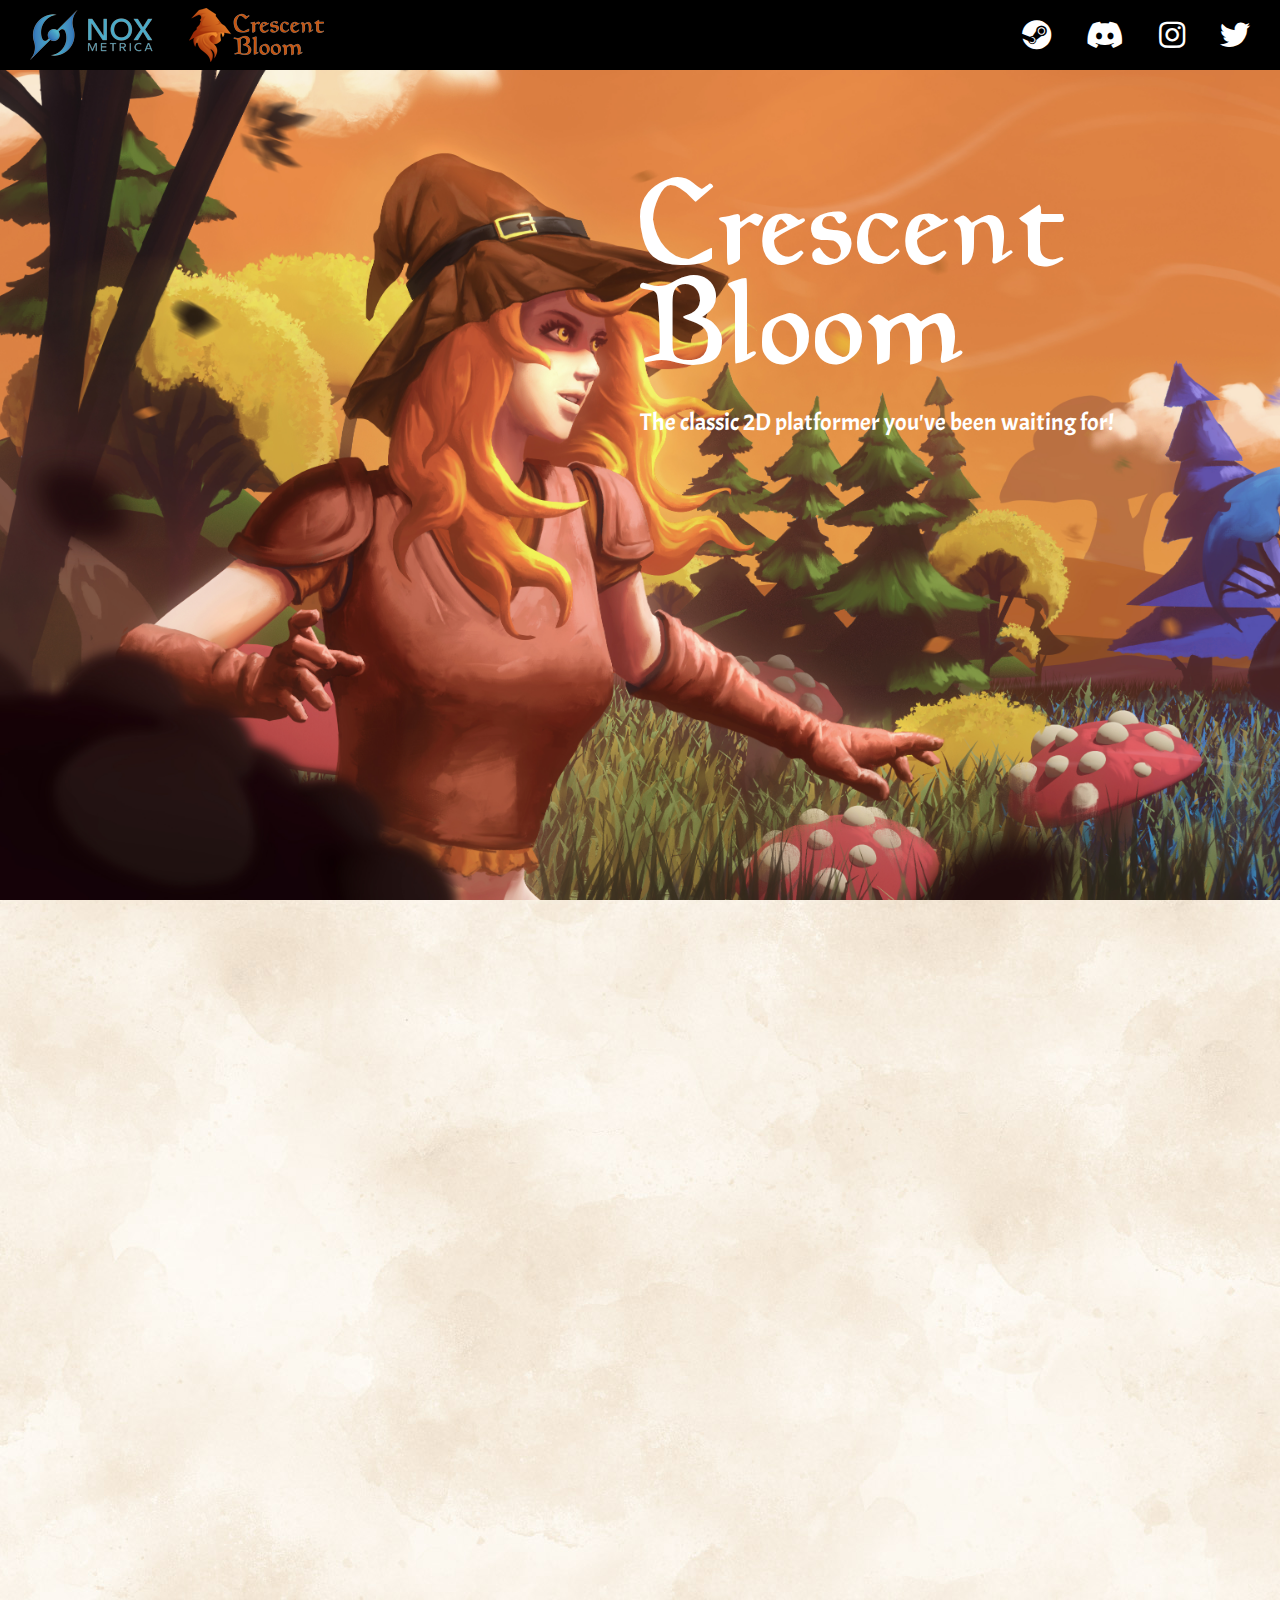
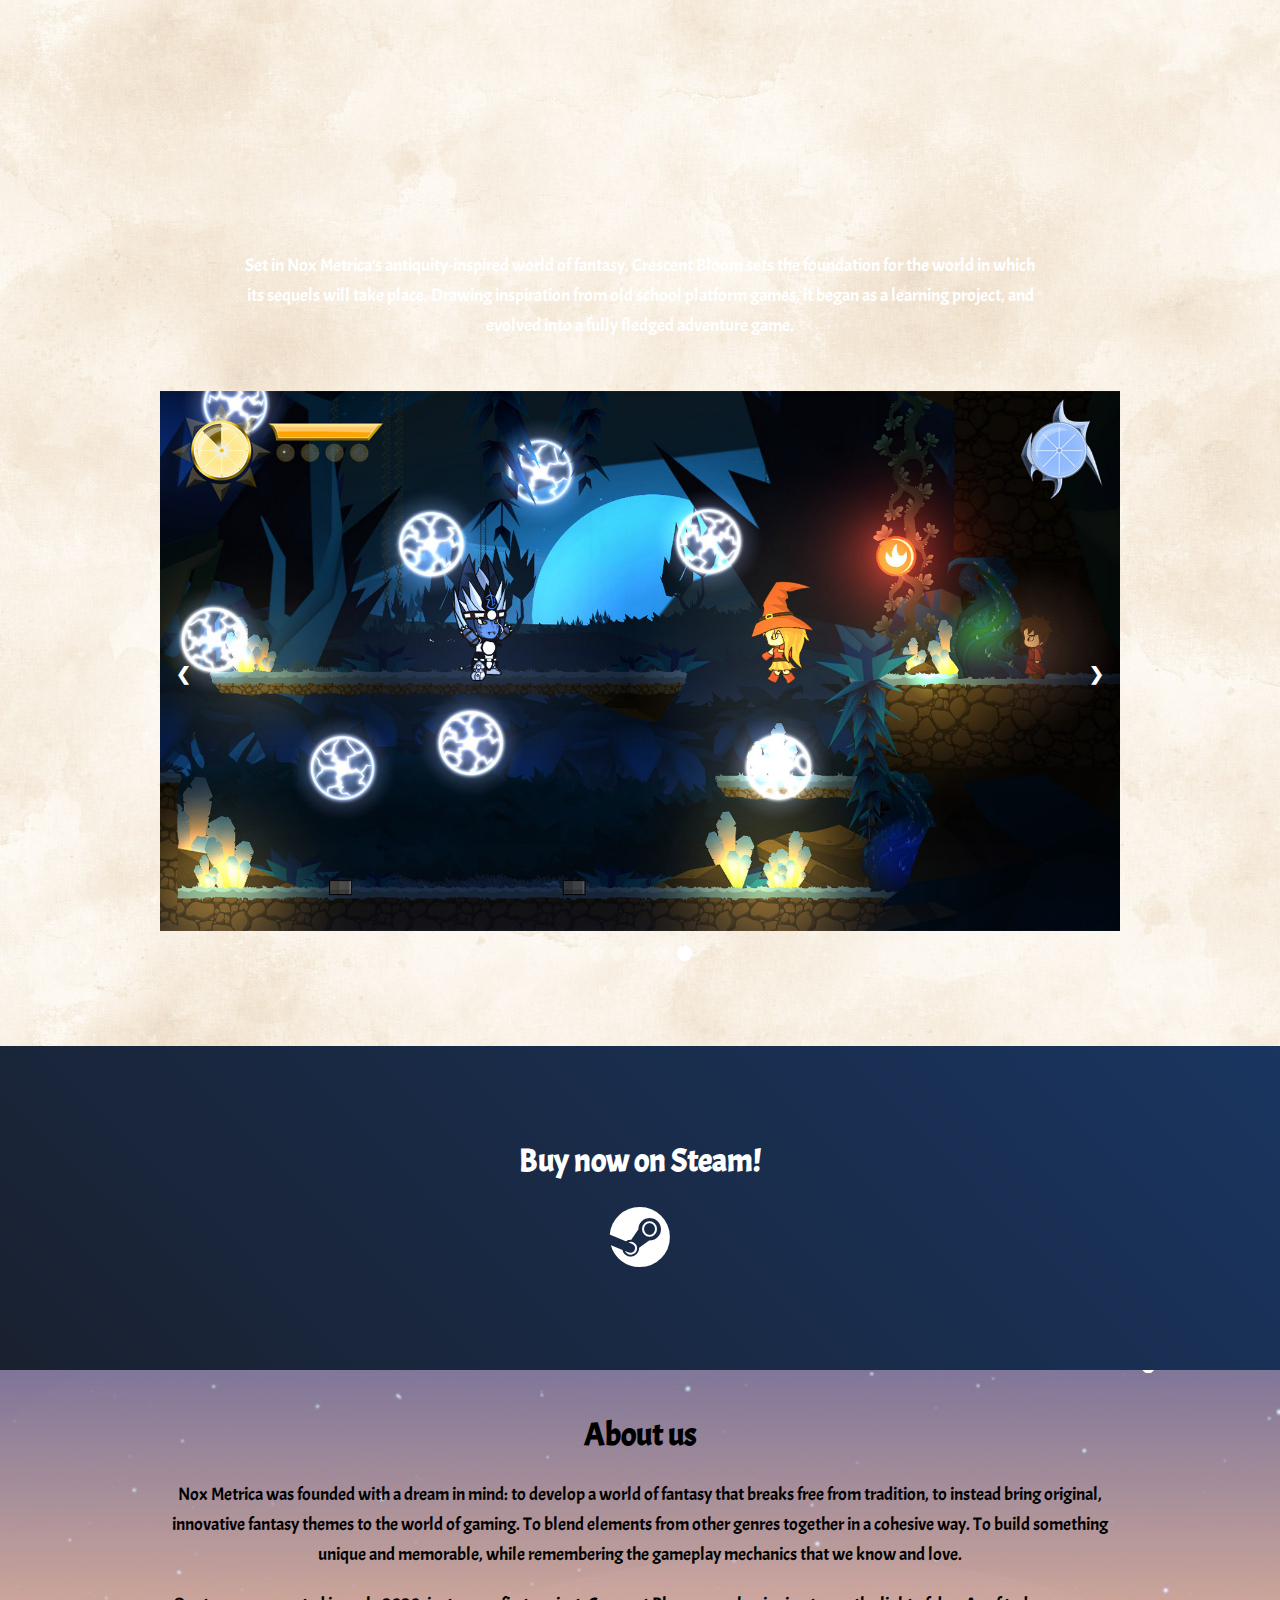
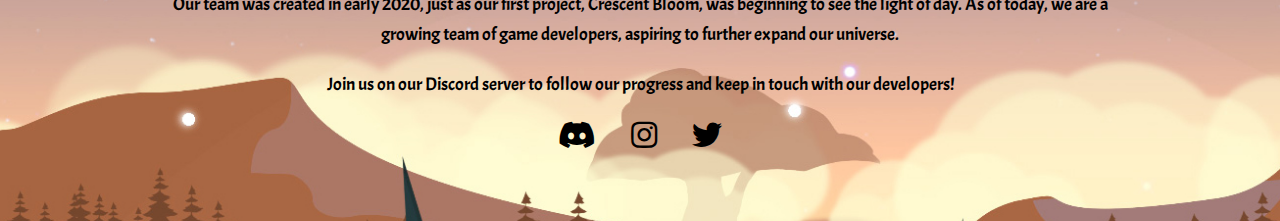
<file: crescentbloom/index.html>
<!doctype html>
<html lang="en" xmlns="http://www.w3.org/1999/html">
<head>
    <meta charset="UTF-8">
    <title>Nox Metrica - Crescent Bloom</title>
    <meta name="viewport" content="width=device-width, height=device-height, initial-scale=1.0, maximum-scale=1.0, user-scalable=no" />
    <link rel="preconnect" href="https://fonts.googleapis.com">
    <link rel="preconnect" href="https://fonts.gstatic.com" crossorigin>
    <link href="https://fonts.googleapis.com/css2?family=Acme&family=EB+Garamond:wght@400;500;600&display=swap" rel="stylesheet">
    <link rel="stylesheet" href="https://cdnjs.cloudflare.com/ajax/libs/font-awesome/5.15.4/css/all.min.css">
    <link rel="stylesheet" type="text/css" href="assets/style.css?v=1" />
    <script src="https://code.jquery.com/jquery-3.6.0.min.js" integrity="sha256-/xUj+3OJU5yExlq6GSYGSHk7tPXikynS7ogEvDej/m4=" crossorigin="anonymous"></script>
    <script type="text/javascript" src="assets/script.js?v=1"></script>
    <meta name="keywords" content="Nox Metrica, Crescent Bloom" />
    <meta name="description" content="Drawing inspiration from old school platform games, Crescent Bloom is the classic 2D platformer you've been waiting for!" />
    <meta property="og:type" content="website">
    <meta property="og:image" content="assets/images/cb_logo.png">
    <link rel="icon" type="image/x-icon" href="assets/images/favicon.png">
</head>
<body>

<header>
    <ul class="games">
        <li><a href="#"><img src="assets/images/nox_logo.png" alt="Nox Metrica"></a></li>
        <li class="mobile_hidden"><a href="#"><img src="assets/images/cb_logo.png" alt="Crescent Bloom"></a></li>
    </ul>
    <ul class="social">
        <li><a href="https://store.steampowered.com/app/1953920/Crescent_Bloom/" target="_blank"><i class="fab fa-steam mobile_hidden" alt="Steam"></i></a></li>
        <li><a href="http://discord.gg/ugDg83xC9E" target="_blank"><i class="fab fa-discord" alt="Discord"></i></a></li>
        <li><a href="https://www.instagram.com/noxmetrica/" target="_blank"><i class="fab fa-instagram" alt="Instagram"></i></a></li>
        <li><a href="https://twitter.com/NoxMetrica" target="_blank"><i class="fab fa-twitter" alt="Twitter"></i></a></li>
    </ul>
</header>

<div class="mobile_background desktop_hidden"></div>
<div id="splash">
    <div class="inner">
        <h1>Crescent<br>Bloom</h1>
        <p>The classic 2D platformer you've been waiting for!</p>
    </div>
</div>

<div id="ignis">
    <div class="imageholder">
        <div class="image"></div>
    </div>
    <div class="text">
        <div class="inner">
            <h3>Meet Ignis</h3>
            <p>Ignis’ little brother Felix has gone missing. Venturing out of her home, the pyromancer quickly finds out that the Trians, a species of lizard-plant humanoids, have been invading human land and organising kidnappings. She sets out to rescue her sibling, a quest that’ll take her from the ever autumn-like countryside of the Constantin Empire, to the blue depths of the Trian stronghold, beneath the shadow of the god-tree Altair Majoris.</p>
        </div>
    </div>
</div>

<div id="forest">
    <div class="inner">
        <div class="text">
            <p>Set in Nox Metrica’s antiquity-inspired world of fantasy, Crescent Bloom sets the foundation for the world in which its sequels will take place. Drawing inspiration from old school platform games, it began as a learning project, and evolved into a fully fledged adventure game.</p>
        </div>
        <div class="screenshots">
            <!--<img src="assets/images/Level5Screenie2.png">-->
            <div class="slideshow-container">

              <!-- Full-width images with number and caption text -->
              <div class="mySlides fade">
                <img src="assets/images/ss1.jpg" style="width:100%">
              </div>

              <div class="mySlides fade">
                <img src="assets/images/ss2.jpg" style="width:100%">
              </div>

              <div class="mySlides fade">
                <img src="assets/images/ss3.jpg" style="width:100%">
              </div>

              <div class="mySlides fade">
                <img src="assets/images/ss4.jpg" style="width:100%">
              </div>

              <div class="mySlides fade">
                <img src="assets/images/ss5.jpg" style="width:100%">
              </div>

              <!-- Next and previous buttons -->
              <a class="prev" onclick="plusSlides(-1)">&#10094;</a>
              <a class="next" onclick="plusSlides(1)">&#10095;</a>
            </div>

            <!-- The dots/circles -->
            <div style="text-align:center">
              <span class="dot" onclick="currentSlide(1)"></span>
              <span class="dot" onclick="currentSlide(2)"></span>
              <span class="dot" onclick="currentSlide(3)"></span>
              <span class="dot" onclick="currentSlide(4)"></span>
              <span class="dot" onclick="currentSlide(5)"></span>
            </div>
        </div>
    </div>
</div>

<div id="steam">
    <a href="https://store.steampowered.com/app/1953920/Crescent_Bloom/" target="_blank">
        <h3>Buy now on Steam!</h3>
        <i class="fab fa-steam"></i>
    </a>
</div>

<div id="company_info">
    <div class="inner">
        <div class="text">
            <h3>About us</h3>
            <p>Nox Metrica was founded with a dream in mind: to develop a world of fantasy that breaks free from tradition, to instead bring original, innovative fantasy themes to the world of gaming. To blend elements from other genres together in a cohesive way. To build something unique and memorable, while remembering the gameplay mechanics that we know and love.</p>

            <p>Our team was created in early 2020, just as our first project, Crescent Bloom, was beginning to see the light of day. As of today, we are a growing team of game developers, aspiring to further expand our universe.</p>

            <p>Join us on our Discord server to follow our progress and keep in touch with our developers!</p>
            <ul class="social">
                <li><a href="http://discord.gg/ugDg83xC9E" target="_blank"><i class="fab fa-discord" alt="Discord"></i></a></li>
                <li><a href="https://www.instagram.com/noxmetrica/" target="_blank"><i class="fab fa-instagram" alt="Instagram"></i></a></li>
                <li><a href="https://twitter.com/NoxMetrica" target="_blank"><i class="fab fa-twitter" alt="Twitter"></i></a></li>
            </ul>
        </div>
    </div>
</div>

</body>
</html>
</file>
<file: crescentbloom/assets/style.css>
* {
	margin: 0;
	padding: 0;
}

@import url('https://fonts.googleapis.com/css2?family=Roboto:wght@400;700&display=swap');

@font-face {
  font-family: 'Planewalker';
  src: url(font/Planewalker_custom.ttf);
}

html, body{
	font-family: 'Acme', 'EB Garamond', serif;
	width: 100%;
	height: 100%;
  	margin: 0;
	font-weight: 400;
	font-size: 18px;
	line-height: 30px;
	background: url("images/ignis_bg.jpg") repeat;
	position: relative;
}

h1{
	font-family: 'Planewalker', serif;
	font-size: 72px;
	line-height: 70px;
	font-weight: normal;
	margin-bottom: 20px;
}

h3{
	margin-bottom: 30px;
	font-size: 32px;
}

p{
	margin-bottom: 20px;
}

a{
	color: #f99e02;
	transition: color 0.25s ease;
}

header{
	height: 70px;
	background: black;
	color: white;
	display: flex;
	top: 0;
	left: 0;
	width: 100%;
	z-index: 100;
	align-items: center;
}

header ul{
	list-style: none;
}

header ul li{
	display: inline-block;
	margin-right: 30px;
}

header img{
	max-height: 60px;
	vertical-align: middle;
}

header .games{
	margin-left: 30px;
}

header .social{
	margin-left: auto;
}

.social{
	font-size: 30px;
}

.social a{
	color: white;
}

.social a i{
	color: white;
	transition: color 0.25s ease;
}

.social a:hover .fa-steam{
	color: #66c0f4;
}

.social a:hover .fa-discord{
	color: #7289DA;
}

.social a:hover .fa-facebook-square{
	color: rgb(46, 137, 255);
}

.social a:hover .fa-instagram{
	color: rgb(221, 42, 123);
}

.social a:hover .fa-twitter{
	color: #00acee;
}

@media (max-width: 415px) {
	header .games{
		margin-left: 20px;
	}
	header ul li{
		margin-right: 20px;
	}
	.social{
		font-size: 28px;
	}
	header .games li{
		margin-right: 0;
	}
}

@media (max-width: 327px) {
	header .games{
		margin-left: 15px;
	}
	header ul li{
		margin-right: 15px;
	}
	.social{
		font-size: 24px;
	}
}

#splash{
	display: block;
	position: relative;
	color: white;
	font-size: 24px;
}

@keyframes loading {
    0%   { border-radius: 50%; height: 80vw; width: 80vw; left: 10vw; margin-top: 20px; max-width: 440px; max-height: 440px;}
    100% { border-radius: 0; height: calc(100vh - 70px); width: 100%; left: 0; margin-left: 0; margin-top: 0; max-width: 100%; max-height: 100vh;}
}

@keyframes loadingBig {
    0%   { border-radius: 50%; left: 50%; margin-left: -220px; margin-top: 20px; width: 440px; height: 440px;}
    100% { border-radius: 0; height: 100vh; width: 100%; left: 0; margin-left: 0; margin-top: 0; max-height: calc(100vh - 70px); max-width: 100%;}
}

@keyframes fadeIn {
    0%   { opacity: 0%}
    100% { opacity: 100%;}
}

@media (max-width: 960px) {
	.mobile_background{
		background: rgb(25,53,96);
		background: linear-gradient(45deg, rgba(25,33,48,1) 0%, rgba(25,53,96,1) 100%);
		border-radius:  50%;
		animation-name: loadingBig;
	  	animation-duration: 0.5s;
	  	animation-delay: 1s;
  		animation-fill-mode: forwards;
		height: 80vw;
		width: 80vw;
		margin: auto;
		position: absolute;
		left: 10vw;
		margin-top: 20px;
		padding: 0;
		max-width: 440px;
		max-height: 440px;
	}
	#splash{
		text-align: center;
		height: 80vh;
		width: 80vw;
		margin: 20px auto;
	}
	#splash .inner{
		text-align: center;
		padding-top: 20px;
		background: url("images/ignis_logo.png") no-repeat;
		background-size: contain;
		display: inline-block;
		width: 90%;
		height: 90%;
		margin: 100px auto;
		max-width: 400px;
	}
	#splash .inner h1{
		display: none;
	}
	#splash .inner p{
		position: absolute;
		top: calc(80vh - 100px);
		z-index: 5;
		opacity: 0%;
		animation-name: fadeIn;
	  	animation-duration: 0.5s;
	  	animation-delay: 1s;
  		animation-fill-mode: forwards;
	}

	#ignis .text{
		margin-left: 0;
		text-align: center;
	}
}

@media (max-width: 960px) and (max-height: 500px) {
	#splash .inner{
		margin-top: 10px;
	}
	#splash .inner p{
		top: calc(80vh - 70px);
	}
	.mobile_background{
		max-width: 240px;
		max-height: 240px;
	}
}

@media (min-width: 550px) {
	.mobile_background{
		animation-name: loadingBig;
		left: 50%;
		margin-left: -220px;
		width: 440px;
		height: 440px;
	}
}

@media (min-width: 960px) {
	#splash{
		background: url("images/splash.jpg") no-repeat;
		background-size: cover;
		background-position: 10% center;
  		background-attachment: fixed;
		margin-top: 0;
		height: 100%;
		width: 100%;
	}

	h1{
		font-size: 122px;
		line-height: 100px;
		margin-bottom: 20px;
	}

	#splash .inner{
		position: absolute;
		left: 50%;
		top: 13%;
	}

	#ignis.disappeared .imageholder{
		height: 100%;
		position: relative;
	}
	#ignis.disappeared .imageholder .image{
		position: absolute;
		left: -100px;
		opacity: 0;
	}
	#ignis.disappeared.active .imageholder .image{
		left: 0;
		opacity: 1;
		transition: all 0.5s ease-out;
	}

	#ignis.disappeared .text{
		position: relative;
	}
	#ignis.disappeared .text .inner{
		position: absolute;
		left: 100px;
		opacity: 0;
		width: 600px;
	}
	#ignis.disappeared.active .text .inner{
		left: 0;
		opacity: 1;
		transition: all 0.5s ease-out;
	}

	#ignis .text{
		margin-left: 50px;
		text-align: left;
	}
}

#ignis{
	display: block;
	padding: 80px 50px;
	text-align: center;
}

#ignis .imageholder, #ignis .text{
	width: 600px;
	display: inline-block;
	vertical-align: middle;
	max-width: 80vw;
}

#ignis .imageholder .image{
	background: url("images/ignis.png") no-repeat;
	background-size: contain;
	width: 600px;
	height: 616px;
	max-width: 80vw;
	max-height: 90vw;
}

#forest{
	text-align: center;
	background: url("images/forest_bg2.jpg") no-repeat;
	max-height: 1020px;
	height: 100vh;
	color: white;
	position: relative;
	display: flex;
	align-items: center;
	justify-content: center;
	background-attachment: fixed;
	background-size: cover;
}

@media (min-width: 960px) and (pointer: coarse) {
	#splash, #forest{
  		background-attachment: initial;
	}
}

#forest .inner{
	max-width: 100%;
}

#forest .ignis_logo{
	background: url("images/ignis_logo.png") no-repeat;
	height: 271px;
	width: 500px;
	margin: auto;
}

#forest .screenshots{
	height: 550px;
	width: 960px;
	margin: auto;
	max-width: 100%;
}

#forest .screenshots img{
	max-width: 100%;
}

#forest .text{
	max-width: 800px;
	margin: 0 auto 50px auto;
	padding: 0 50px;
}

@media (max-width: 960px) {
	#forest{
		height: auto;
		padding-top: 50px;
	}

	#forest .screenshots{
		height: auto;
		margin-bottom: 20px;
	}
}

@media (min-width: 960px) {
	#forest{
		min-height: 860px;
	}
}


#steam{
	width: 100%;
	padding: 100px 0;
	background: linear-gradient(45deg, rgba(25,33,48,1) 0%, rgba(25,53,96,1) 100%);
	text-align: center;
	color: white;
}

#steam a{
	color: white;
	transition: color 0.25s ease;
	text-decoration: none;
}

#steam a:hover{
	color: #66c0f4;
}

#steam .fab{
	font-size: 62px;
}

#company_info{
	padding: 50px;
	text-align: center;
	background: url("images/starry_sky.jpg") no-repeat top center;
	background-size: cover;
	height: 450px;
	color: black;
	max-width: 100%;
}

@media (max-width: 1300px) {
	#company_info{
		height: auto;
		background: url("images/starry_sky_small.jpg") no-repeat top center;
		background-size: cover;
		padding-bottom: 70px;
	}
}

#company_info .inner{
	width: 960px;
	margin: auto;
	max-width: 100%;
}

#company_info .social{
	margin: auto;
	font-size: 30px;
}

#company_info .social li{
	display: inline-block;
	margin: 0 15px;
}

#company_info .social a:hover .fa-discord{
	color: #7289DA;
}

#company_info .social a:hover .fa-facebook-square{
	color: rgb(46, 137, 255);
}

#company_info .social a:hover .fa-instagram{
	color: rgb(221, 42, 123);
}

#company_info .social a:hover .fa-twitter{
	color: #00acee;
}

#company_info .social a .fab{
	color: black;
}

@media (min-width: 960px) and (max-width: 1380px) {
	#ignis .imageholder, #ignis .text, #ignis.disappeared .text .inner, #ignis .imageholder .image{
		width: calc(100vw / 2 - 150px);
	}
}


@media (max-width: 960px) {
	.mobile_hidden{
		display: none;
	}
}

@media (min-width: 960px) {
	.desktop_hidden{
		display: none;
	}
}

/* --- Screenshot carousel --- */

.slideshow-container {
  max-width: 1000px;
  position: relative;
  margin: auto;
}

/* Hide the images by default */
.mySlides {
  display: none;
}

/* Next & previous buttons */
.prev, .next {
  cursor: pointer;
  position: absolute;
  top: 50%;
  width: auto;
  margin-top: -22px;
  padding: 16px;
  color: white;
  font-weight: bold;
  font-size: 18px;
  transition: 0.6s ease;
  border-radius: 0 3px 3px 0;
  user-select: none;
}

/* Position the "next button" to the right */
.prev {
  left: 0;
}
.next {
  right: 0;
  border-radius: 3px 0 0 3px;
}

/* On hover, add a black background color with a little bit see-through */
.prev:hover, .next:hover {
  background-color: rgba(0,0,0,0.8);
}

/* The dots/bullets/indicators */
.dot {
  cursor: pointer;
  height: 15px;
  width: 15px;
  margin: 0 2px;
  background-color: rgba(255, 255, 255, 0.3);
  border-radius: 50%;
  display: inline-block;
  transition: background-color 0.6s ease;
}

.dot.active, .dot:hover {
  background-color: rgba(255, 255, 255, 1);
}

/* Fading animation */
.fade {
  animation-name: fade;
  animation-duration: 1.5s;
}

@keyframes fade {
  from {opacity: .4}
  to {opacity: 1}
}
</file>
